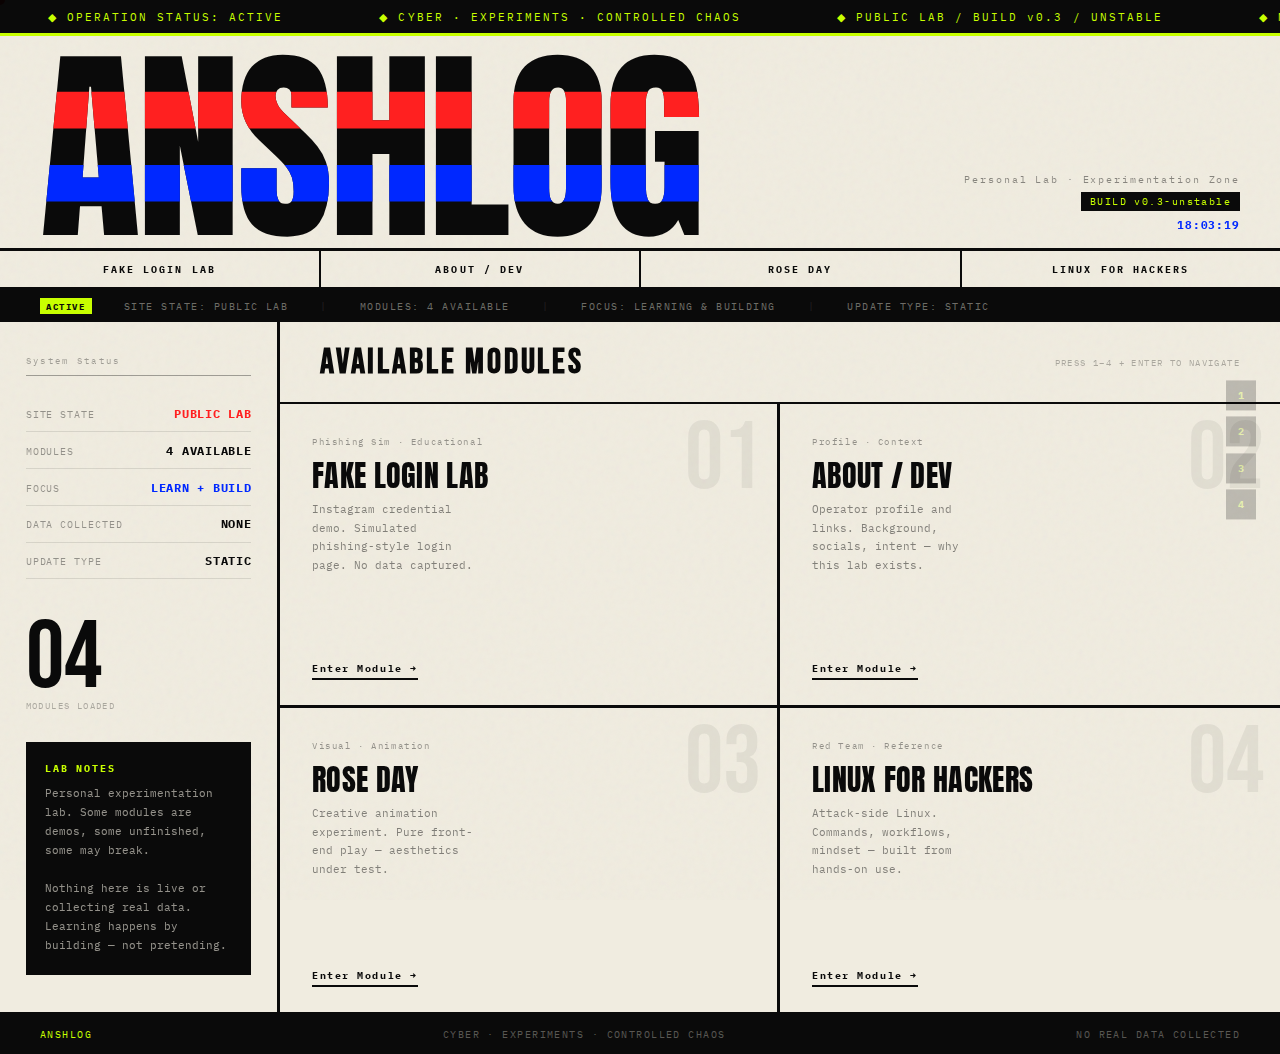
<file: index.html>
<!DOCTYPE html>
<html lang="en">
<head>
<meta charset="UTF-8">
<title>ANSHLOG</title>
<meta name="viewport" content="width=device-width, initial-scale=1.0">
<link href="https://fonts.googleapis.com/css2?family=Anton&family=IBM+Plex+Mono:wght@400;700&family=Bebas+Neue&display=swap" rel="stylesheet">

<style>
:root {
  --ink:   #0a0a0a;
  --paper: #f0ece0;
  --acid:  #c8ff00;
  --red:   #ff2020;
  --blue:  #0028ff;
}

*, *::before, *::after { margin:0; padding:0; box-sizing:border-box; }
html { cursor: crosshair; }

body {
  background: var(--paper);
  color: var(--ink);
  font-family: 'IBM Plex Mono', monospace;
  overflow-x: hidden;
  min-height: 100vh;
}

.cur {
  position: fixed;
  width: 10px; height: 10px;
  background: var(--red);
  border-radius: 50%;
  pointer-events: none;
  z-index: 9999;
  transform: translate(-50%,-50%);
  transition: transform .1s, background .15s;
  mix-blend-mode: multiply;
}

body::before {
  content:"";
  position:fixed; inset:0;
  background-image: url("data:image/svg+xml,%3Csvg viewBox='0 0 200 200' xmlns='http://www.w3.org/2000/svg'%3E%3Cfilter id='n'%3E%3CfeTurbulence type='fractalNoise' baseFrequency='0.75' numOctaves='4' stitchTiles='stitch'/%3E%3C/filter%3E%3Crect width='100%25' height='100%25' filter='url(%23n)' opacity='0.04'/%3E%3C/svg%3E");
  pointer-events:none; z-index:0;
}

/* TICKER */
.ticker-wrap {
  position: relative; z-index:2;
  background: var(--ink);
  color: var(--acid);
  overflow: hidden;
  height: 36px;
  display: flex;
  align-items: center;
  border-bottom: 3px solid var(--acid);
}
.ticker-track {
  display: flex;
  white-space: nowrap;
  animation: tick 22s linear infinite;
}
.ticker-track span {
  font-size: .7rem;
  letter-spacing: .18em;
  padding: 0 3rem;
}
.ticker-track span::before { content: "◆  "; }
@keyframes tick { from{transform:translateX(0)} to{transform:translateX(-50%)} }

/* MASTHEAD */
.masthead {
  position: relative; z-index:2;
  display: grid;
  grid-template-columns: 1fr auto;
  align-items: end;
  padding: 1.2rem 2.5rem .6rem;
  border-bottom: 3px solid var(--ink);
  gap: 1rem;
}

.site-name {
  font-family: 'Anton', sans-serif;
  font-size: clamp(4.5rem, 17vw, 13rem);
  line-height: .88;
  letter-spacing: -.02em;
  color: var(--ink);
  text-transform: uppercase;
  position: relative;
  display: inline-block;
}
.site-name::before,
.site-name::after {
  content: attr(data-text);
  position: absolute; top:0; left:0;
  font-family: inherit; font-size: inherit;
  line-height: inherit; letter-spacing: inherit;
}
.site-name::before {
  color: var(--red);
  animation: glitchA 6s infinite;
  clip-path: polygon(0 20%, 100% 20%, 100% 40%, 0 40%);
}
.site-name::after {
  color: var(--blue);
  animation: glitchB 6s infinite;
  clip-path: polygon(0 60%, 100% 60%, 100% 80%, 0 80%);
}
@keyframes glitchA {
  0%,94%,100%{transform:none;opacity:0}
  95%{transform:translateX(-6px);opacity:.8}
  97%{transform:translateX(4px);opacity:.7}
}
@keyframes glitchB {
  0%,94%,100%{transform:none;opacity:0}
  96%{transform:translateX(8px);opacity:.8}
  98%{transform:translateX(-3px);opacity:.6}
}

.masthead-right {
  display: flex;
  flex-direction: column;
  align-items: flex-end;
  gap: .4rem;
  padding-bottom: .4rem;
}
.tagline { font-size: .65rem; letter-spacing: .18em; opacity: .45; }
.build-pill {
  display: inline-block;
  background: var(--ink);
  color: var(--acid);
  font-size: .6rem;
  letter-spacing: .15em;
  padding: .2rem .55rem;
}
#clock { font-size: .7rem; font-weight: 700; letter-spacing: .08em; color: var(--blue); }

/* NAV */
nav.main-nav {
  position: relative; z-index:2;
  display: flex;
  border-bottom: 3px solid var(--ink);
}
nav.main-nav a {
  flex: 1;
  text-align: center;
  padding: .7rem 1rem;
  font-size: .65rem;
  font-weight: 700;
  letter-spacing: .2em;
  text-transform: uppercase;
  text-decoration: none;
  color: var(--ink);
  border-right: 2px solid var(--ink);
  transition: background .15s;
  position: relative;
  overflow: hidden;
}
nav.main-nav a::after {
  content:"";
  position:absolute; bottom:0; left:0; right:0;
  height:0;
  background: var(--acid);
  transition: height .2s;
  z-index:-1;
}
nav.main-nav a:hover::after { height:100%; }
nav.main-nav a:last-child { border-right:none; }

/* STATUS STRIP */
.status-strip {
  position: relative; z-index:2;
  display: flex;
  align-items: center;
  gap: 2rem;
  padding: .5rem 2.5rem;
  background: var(--ink);
  color: rgba(240,236,224,.45);
  font-size: .62rem;
  letter-spacing: .15em;
  flex-wrap: wrap;
}
.status-strip .pill {
  background: var(--acid);
  color: var(--ink);
  padding: .1rem .4rem;
  font-weight: 700;
  font-size: .58rem;
}
.status-strip .sep { opacity: .25; }

/* BODY GRID */
.body-wrap {
  position: relative; z-index:2;
  display: grid;
  grid-template-columns: 280px 1fr;
  min-height: calc(100vh - 210px);
}

/* LEFT COL */
.left-col {
  border-right: 3px solid var(--ink);
  padding: 2rem 1.6rem;
  display: flex;
  flex-direction: column;
}
.col-label {
  font-size: .58rem;
  letter-spacing: .25em;
  opacity: .35;
  margin-bottom: 1.2rem;
  padding-bottom: .5rem;
  border-bottom: 1px solid var(--ink);
}
.stat-row {
  display: flex;
  justify-content: space-between;
  align-items: baseline;
  padding: .65rem 0;
  border-bottom: 1px solid rgba(0,0,0,.1);
}
.stat-key { font-size: .6rem; letter-spacing: .1em; opacity: .4; }
.stat-val { font-size: .75rem; font-weight: 700; letter-spacing: .06em; }
.stat-val.red { color: var(--red); }
.stat-val.blue { color: var(--blue); }

.big-number {
  font-family: 'Bebas Neue', sans-serif;
  font-size: 6rem;
  line-height: 1;
  color: var(--ink);
  margin-top: 2rem;
}
.big-number sub {
  display: block;
  font-family: 'IBM Plex Mono', monospace;
  font-size: .58rem;
  letter-spacing: .15em;
  opacity: .3;
  margin-top: -.4rem;
}

.note-box {
  margin-top: 2rem;
  background: var(--ink);
  color: var(--paper);
  padding: 1.2rem;
}
.note-box h3 { font-size: .6rem; letter-spacing: .2em; color: var(--acid); margin-bottom: .6rem; }
.note-box p { font-size: .68rem; line-height: 1.75; opacity: .6; }

/* RIGHT COL */
.right-col { display: flex; flex-direction: column; }

.modules-header {
  padding: 1.4rem 2.5rem;
  border-bottom: 2px solid var(--ink);
  display: flex;
  align-items: center;
  justify-content: space-between;
}
.modules-header h2 {
  font-family: 'Bebas Neue', sans-serif;
  font-size: 2.2rem;
  letter-spacing: .08em;
  line-height:1;
}
.modules-header .hint { font-size: .58rem; letter-spacing: .15em; opacity: .3; }

.modules-grid {
  display: grid;
  grid-template-columns: 1fr 1fr;
  grid-template-rows: 1fr 1fr;
  flex: 1;
}

.mod {
  border-right: 3px solid var(--ink);
  border-bottom: 3px solid var(--ink);
  padding: 2rem 2rem 1.6rem;
  display: flex;
  flex-direction: column;
  cursor: pointer;
  position: relative;
  overflow: hidden;
  text-decoration: none;
  color: var(--ink);
}
.mod:nth-child(even) { border-right: none; }
.mod:nth-child(3), .mod:nth-child(4) { border-bottom: none; }

.mod-bg {
  position: absolute; inset:0;
  background: var(--acid);
  transform: translateY(101%);
  transition: transform .32s cubic-bezier(.4,0,.2,1);
  z-index:0;
}
.mod:hover .mod-bg { transform: translateY(0); }
.mod > * { position:relative; z-index:1; }

.mod-ghost-num {
  font-family: 'Bebas Neue', sans-serif;
  font-size: 6rem;
  line-height:1;
  color: rgba(0,0,0,.06);
  position: absolute;
  top: .5rem; right: 1rem;
  z-index:0;
  pointer-events:none;
}

.mod-tag { font-size: .55rem; letter-spacing: .18em; opacity: .4; margin-bottom: .8rem; }
.mod-title {
  font-family: 'Anton', sans-serif;
  font-size: 1.9rem;
  letter-spacing: .01em;
  line-height: 1.05;
  text-transform: uppercase;
  margin-bottom: .5rem;
}
.mod-desc { font-size: .7rem; line-height: 1.65; opacity: .48; margin-bottom: 1.4rem; max-width: 24ch; }

.mod-cta {
  margin-top: auto;
  display: inline-flex;
  align-items: center;
  gap: .5rem;
  font-size: .65rem;
  font-weight: 700;
  letter-spacing: .15em;
  border-bottom: 2px solid var(--ink);
  padding-bottom: .2rem;
  width: fit-content;
  transition: gap .2s;
}
.mod:hover .mod-cta { gap: 1.2rem; }

/* FOOTER */
footer {
  position: relative; z-index:2;
  border-top: 3px solid var(--ink);
  display: flex;
  justify-content: space-between;
  align-items: center;
  padding: .8rem 2.5rem;
  background: var(--ink);
  color: rgba(240,236,224,.35);
  font-size: .6rem;
  letter-spacing: .15em;
}
footer .accent { color: var(--acid); }

/* KBD BADGES */
.kbd-badge {
  position: fixed; top:50%; right:1.5rem;
  transform: translateY(-50%);
  z-index:50;
  display: flex; flex-direction: column; gap:.4rem;
  pointer-events:none;
}
.kbd {
  width:30px; height:30px;
  background: var(--ink); color: var(--acid);
  font-size:.65rem; font-weight:700;
  display:grid; place-items:center;
  opacity:.22; transition: opacity .2s, transform .2s;
}
.kbd.active { opacity:1; transform:scale(1.2); }

@media(max-width:780px){
  .body-wrap { grid-template-columns:1fr; }
  .left-col { border-right:none; border-bottom:3px solid var(--ink); }
  .modules-grid { grid-template-columns:1fr; }
  .mod { border-right:none; }
  .mod:nth-child(even) { border-right:none; }
  .mod:nth-child(3) { border-bottom:3px solid var(--ink); }
  .masthead { grid-template-columns:1fr; }
  .masthead-right { align-items:flex-start; }
  .kbd-badge { display:none; }
  .status-strip { gap:1rem; }
}
</style>
</head>
<body>

<div class="cur" id="cur"></div>

<!-- TICKER -->
<div class="ticker-wrap" aria-hidden="true">
  <div class="ticker-track">
    <span>OPERATION STATUS: ACTIVE</span>
    <span>CYBER · EXPERIMENTS · CONTROLLED CHAOS</span>
    <span>PUBLIC LAB / BUILD v0.3 / UNSTABLE</span>
    <span>NOTHING HERE COLLECTS REAL DATA</span>
    <span>LEARNING HAPPENS BY BUILDING</span>
    <span>OPERATION STATUS: ACTIVE</span>
    <span>CYBER · EXPERIMENTS · CONTROLLED CHAOS</span>
    <span>PUBLIC LAB / BUILD v0.3 / UNSTABLE</span>
    <span>NOTHING HERE COLLECTS REAL DATA</span>
    <span>LEARNING HAPPENS BY BUILDING</span>
  </div>
</div>

<!-- MASTHEAD -->
<div class="masthead">
  <div class="site-name" data-text="ANSHLOG">ANSHLOG</div>
  <div class="masthead-right">
    <div class="tagline">Personal Lab · Experimentation Zone</div>
    <div class="build-pill">BUILD v0.3-unstable</div>
    <div id="clock">--:--:--</div>
  </div>
</div>

<!-- NAV -->
<nav class="main-nav">
  <a href="/login">Fake Login Lab</a>
  <a href="/dev">About / Dev</a>
  <a href="/rose">Rose Day</a>
  <a href="/linux">Linux for Hackers</a>
</nav>

<!-- STATUS STRIP -->
<div class="status-strip">
  <span class="pill">ACTIVE</span>
  <span>SITE STATE: PUBLIC LAB</span>
  <span class="sep">|</span>
  <span>MODULES: 4 AVAILABLE</span>
  <span class="sep">|</span>
  <span>FOCUS: LEARNING &amp; BUILDING</span>
  <span class="sep">|</span>
  <span>UPDATE TYPE: STATIC</span>
</div>

<!-- BODY -->
<div class="body-wrap">

  <div class="left-col">
    <div class="col-label">System Status</div>
    <div class="stat-row">
      <span class="stat-key">SITE STATE</span>
      <span class="stat-val red">PUBLIC LAB</span>
    </div>
    <div class="stat-row">
      <span class="stat-key">MODULES</span>
      <span class="stat-val">4 AVAILABLE</span>
    </div>
    <div class="stat-row">
      <span class="stat-key">FOCUS</span>
      <span class="stat-val blue">LEARN + BUILD</span>
    </div>
    <div class="stat-row">
      <span class="stat-key">DATA COLLECTED</span>
      <span class="stat-val">NONE</span>
    </div>
    <div class="stat-row">
      <span class="stat-key">UPDATE TYPE</span>
      <span class="stat-val">STATIC</span>
    </div>

    <div class="big-number">04<sub>MODULES LOADED</sub></div>

    <div class="note-box">
      <h3>LAB NOTES</h3>
      <p>Personal experimentation lab. Some modules are demos, some unfinished, some may break.<br><br>Nothing here is live or collecting real data. Learning happens by building — not pretending.</p>
    </div>
  </div>

  <div class="right-col">
    <div class="modules-header">
      <h2>Available Modules</h2>
      <div class="hint">PRESS 1–4 + ENTER TO NAVIGATE</div>
    </div>

    <div class="modules-grid">

      <a class="mod" href="/login">
        <div class="mod-bg"></div>
        <div class="mod-ghost-num">01</div>
        <div class="mod-tag">Phishing Sim · Educational</div>
        <div class="mod-title">Fake Login Lab</div>
        <div class="mod-desc">Instagram credential demo. Simulated phishing-style login page. No data captured.</div>
        <div class="mod-cta">Enter Module →</div>
      </a>

      <a class="mod" href="/dev">
        <div class="mod-bg"></div>
        <div class="mod-ghost-num">02</div>
        <div class="mod-tag">Profile · Context</div>
        <div class="mod-title">About / Dev</div>
        <div class="mod-desc">Operator profile and links. Background, socials, intent — why this lab exists.</div>
        <div class="mod-cta">Enter Module →</div>
      </a>

      <a class="mod" href="/rose">
        <div class="mod-bg"></div>
        <div class="mod-ghost-num">03</div>
        <div class="mod-tag">Visual · Animation</div>
        <div class="mod-title">Rose Day</div>
        <div class="mod-desc">Creative animation experiment. Pure front-end play — aesthetics under test.</div>
        <div class="mod-cta">Enter Module →</div>
      </a>

      <a class="mod" href="/linux">
        <div class="mod-bg"></div>
        <div class="mod-ghost-num">04</div>
        <div class="mod-tag">Red Team · Reference</div>
        <div class="mod-title">Linux for Hackers</div>
        <div class="mod-desc">Attack-side Linux. Commands, workflows, mindset — built from hands-on use.</div>
        <div class="mod-cta">Enter Module →</div>
      </a>

    </div>
  </div>
</div>

<!-- FOOTER -->
<footer>
  <span class="accent">ANSHLOG</span>
  <span>CYBER · EXPERIMENTS · CONTROLLED CHAOS</span>
  <span>NO REAL DATA COLLECTED</span>
</footer>

<div class="kbd-badge">
  <div class="kbd" id="k1">1</div>
  <div class="kbd" id="k2">2</div>
  <div class="kbd" id="k3">3</div>
  <div class="kbd" id="k4">4</div>
</div>

<script>
const cur = document.getElementById('cur');
document.addEventListener('mousemove', e => {
  cur.style.left = e.clientX + 'px';
  cur.style.top  = e.clientY + 'px';
});
document.querySelectorAll('a,.mod').forEach(el => {
  el.addEventListener('mouseenter', () => { cur.style.transform='translate(-50%,-50%) scale(2.8)'; cur.style.background='#0028ff'; });
  el.addEventListener('mouseleave', () => { cur.style.transform='translate(-50%,-50%) scale(1)';   cur.style.background='#ff2020'; });
});

const clockEl = document.getElementById('clock');
const tick = () => clockEl.textContent = new Date().toLocaleTimeString('en-GB');
tick(); setInterval(tick, 1000);

const mods = [...document.querySelectorAll('.mod')];
const kbds = [1,2,3,4].map(n => document.getElementById('k'+n));
let focus = -1;

document.addEventListener('keydown', e => {
  const n = parseInt(e.key);
  if (n >= 1 && n <= 4) {
    focus = n - 1;
    kbds.forEach((k,i) => k.classList.toggle('active', i===focus));
    mods.forEach((m,i) => m.style.outline = i===focus ? '3px solid #0028ff' : 'none');
  }
  if (e.key === 'Enter' && focus >= 0) location.href = mods[focus].href;
});
</script>
</body>
</html>
</file>
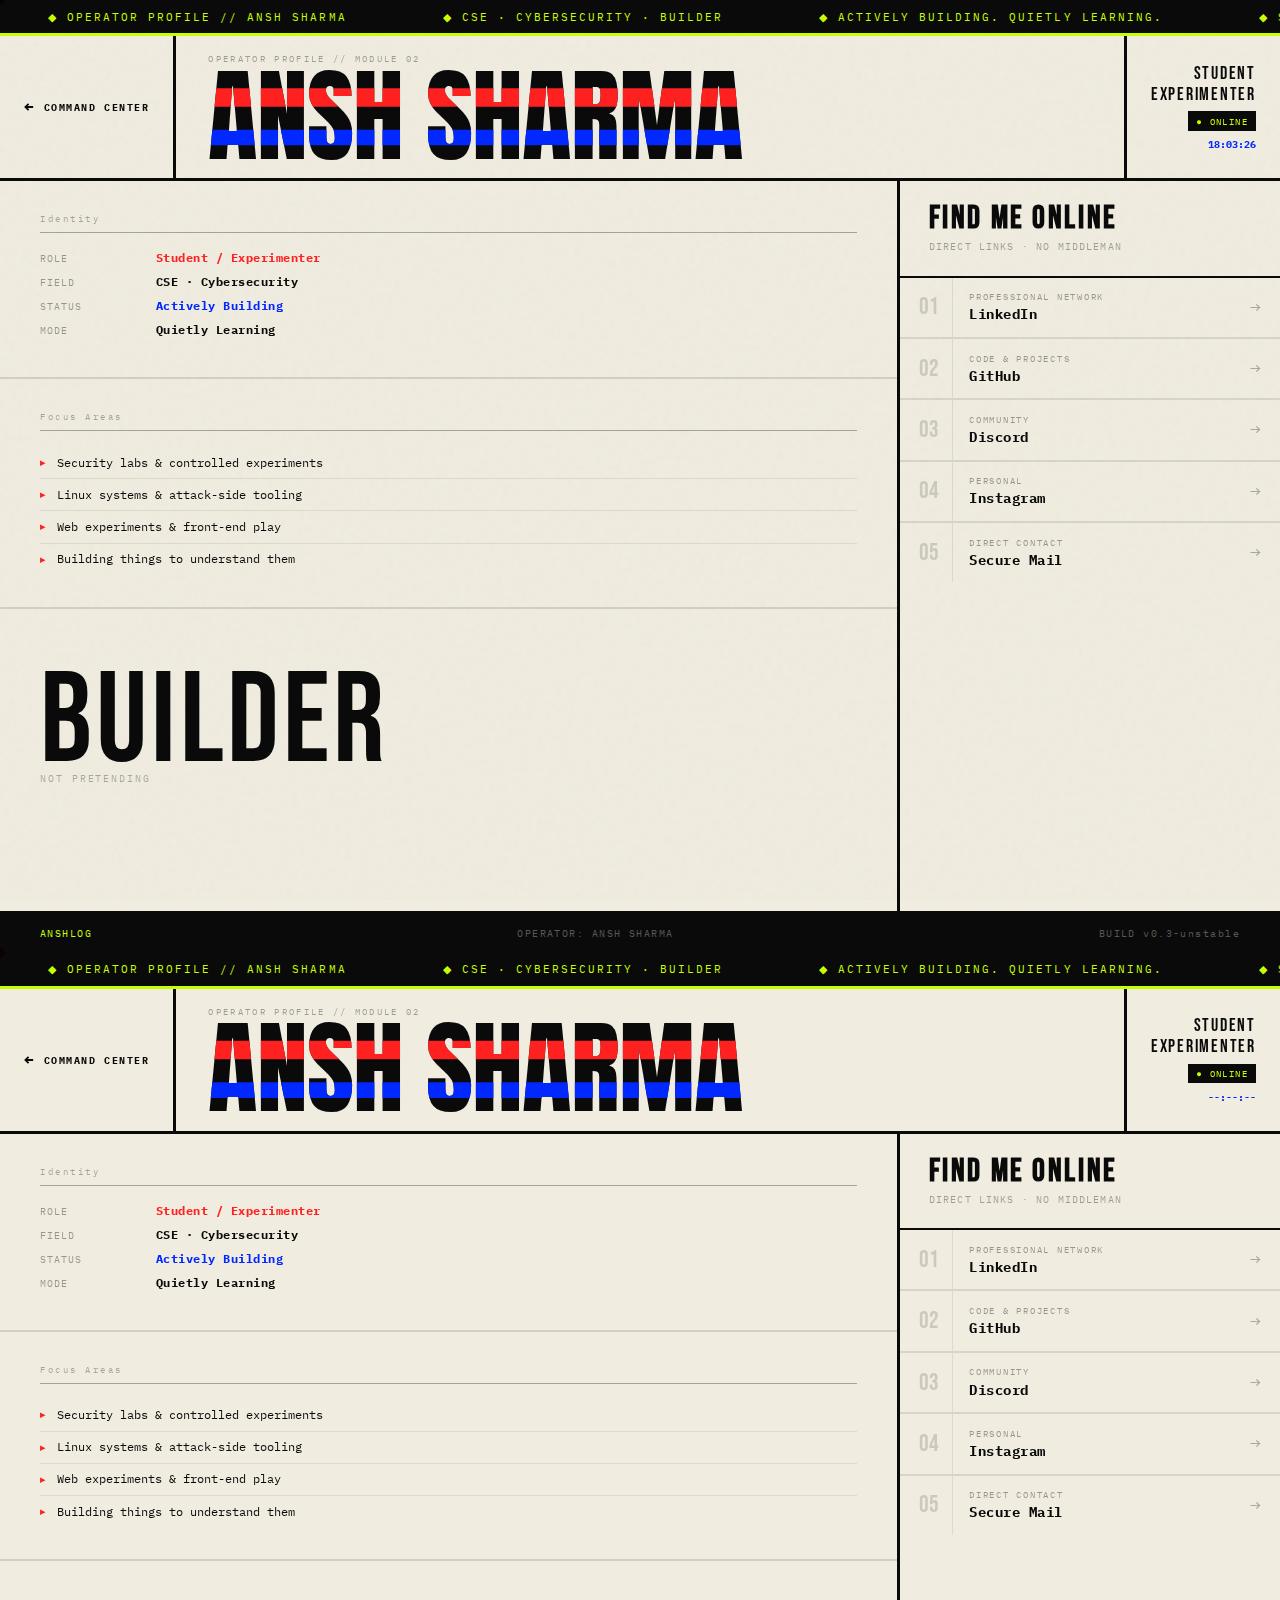
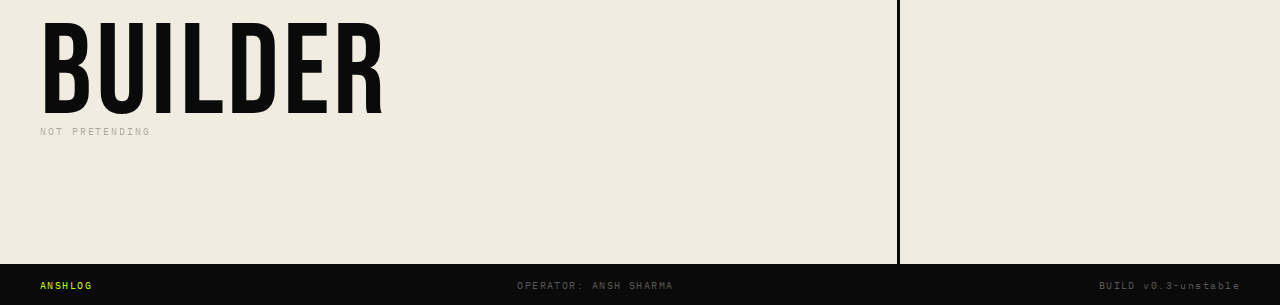
<file: dev/index.html>
<!DOCTYPE html>
<html lang="en">
<head>
<meta charset="UTF-8">
<title>ANSHLOG :: OPERATOR PROFILE</title>
<meta name="viewport" content="width=device-width, initial-scale=1.0">
<link href="https://fonts.googleapis.com/css2?family=Anton&family=IBM+Plex+Mono:wght@400;700&family=Bebas+Neue&display=swap" rel="stylesheet">

<style>
:root {
  --ink:   #0a0a0a;
  --paper: #f0ece0;
  --acid:  #c8ff00;
  --red:   #ff2020;
  --blue:  #0028ff;
}

*, *::before, *::after { margin:0; padding:0; box-sizing:border-box; }
html { cursor: crosshair; min-height:100%; }

body {
  background: var(--paper);
  color: var(--ink);
  font-family: 'IBM Plex Mono', monospace;
  min-height: 100vh;
  overflow-x: hidden;
}

.cur {
  position: fixed;
  width: 10px; height: 10px;
  background: var(--red);
  border-radius: 50%;
  pointer-events: none;
  z-index: 9999;
  transform: translate(-50%,-50%);
  transition: transform .1s, background .15s;
  mix-blend-mode: multiply;
}

body::before {
  content:"";
  position:fixed; inset:0;
  background-image: url("data:image/svg+xml,%3Csvg viewBox='0 0 200 200' xmlns='http://www.w3.org/2000/svg'%3E%3Cfilter id='n'%3E%3CfeTurbulence type='fractalNoise' baseFrequency='0.75' numOctaves='4' stitchTiles='stitch'/%3E%3C/filter%3E%3Crect width='100%25' height='100%25' filter='url(%23n)' opacity='0.04'/%3E%3C/svg%3E");
  pointer-events:none; z-index:0;
}

/* TICKER */
.ticker-wrap {
  position: relative; z-index:2;
  background: var(--ink); color: var(--acid);
  overflow: hidden; height: 36px;
  display: flex; align-items: center;
  border-bottom: 3px solid var(--acid);
}
.ticker-track {
  display: flex; white-space: nowrap;
  animation: tick 20s linear infinite;
}
.ticker-track span { font-size:.7rem; letter-spacing:.18em; padding:0 3rem; }
.ticker-track span::before { content:"◆  "; }
@keyframes tick { from{transform:translateX(0)} to{transform:translateX(-50%)} }

/* MASTHEAD */
.masthead {
  position: relative; z-index:2;
  display: grid;
  grid-template-columns: auto 1fr auto;
  align-items: stretch;
  border-bottom: 3px solid var(--ink);
}
.mast-back {
  display: flex; align-items: center;
  padding: 1rem 1.5rem;
  border-right: 3px solid var(--ink);
  font-size: .65rem; font-weight:700;
  letter-spacing: .15em; text-transform:uppercase;
  text-decoration: none; color: var(--ink);
  white-space: nowrap;
  transition: background .15s;
}
.mast-back:hover { background: var(--acid); }
.mast-back span { margin-right:.5rem; font-size:1rem; }

.mast-title {
  padding: 1rem 2rem;
  display: flex; flex-direction:column; justify-content:center;
}
.mast-eyebrow { font-size:.58rem; letter-spacing:.25em; opacity:.35; margin-bottom:.3rem; }
.mast-name {
  font-family: 'Anton', sans-serif;
  font-size: clamp(2.8rem, 8vw, 7rem);
  line-height:.9; letter-spacing:-.01em;
  text-transform: uppercase;
  position: relative; display:inline-block;
}
.mast-name::before, .mast-name::after {
  content: attr(data-text);
  position:absolute; top:0; left:0;
  font-family:inherit; font-size:inherit;
  line-height:inherit; letter-spacing:inherit;
}
.mast-name::before { color:var(--red); animation:gA 7s infinite; clip-path:polygon(0 20%,100% 20%,100% 40%,0 40%); }
.mast-name::after  { color:var(--blue); animation:gB 7s infinite; clip-path:polygon(0 65%,100% 65%,100% 82%,0 82%); }
@keyframes gA { 0%,93%,100%{transform:none;opacity:0} 94%{transform:translateX(-5px);opacity:.8} 96%{transform:translateX(3px);opacity:.7} }
@keyframes gB { 0%,93%,100%{transform:none;opacity:0} 95%{transform:translateX(7px);opacity:.8} 97%{transform:translateX(-2px);opacity:.6} }

.mast-right {
  border-left: 3px solid var(--ink);
  padding: 1rem 1.5rem;
  display: flex; flex-direction:column; justify-content:center; align-items:flex-end; gap:.4rem;
}
.mast-role {
  font-family: 'Bebas Neue', sans-serif;
  font-size: 1.1rem; letter-spacing:.1em; line-height:1.2; text-align:right;
}
.mast-status {
  display:inline-flex; align-items:center; gap:.4rem;
  background:var(--ink); color:var(--acid);
  font-size:.58rem; letter-spacing:.15em; padding:.2rem .5rem;
}
.blink { animation: blink 1.4s step-end infinite; }
@keyframes blink { 50%{ opacity:0; } }
#clock { font-size:.65rem; color:var(--blue); font-weight:700; }

/* BODY */
.body-wrap {
  position:relative; z-index:2;
  display: grid;
  grid-template-columns: 1fr 380px;
  min-height: calc(100vh - 170px);
}

/* LEFT */
.left {
  border-right: 3px solid var(--ink);
  display: flex; flex-direction:column;
}

.section {
  border-bottom: 2px solid rgba(0,0,0,.12);
  padding: 2rem 2.5rem;
}
.section:last-child { border-bottom:none; flex:1; }

.sec-label {
  font-size:.56rem; letter-spacing:.28em;
  opacity:.32; margin-bottom:1rem;
  padding-bottom:.5rem;
  border-bottom:1px solid var(--ink);
}

.bio-line {
  display:grid; grid-template-columns: 100px 1fr;
  gap:.5rem 1rem; align-items:baseline;
  margin-bottom:.5rem;
}
.bio-key { font-size:.62rem; opacity:.38; letter-spacing:.1em; }
.bio-val { font-size:.78rem; font-weight:700; letter-spacing:.04em; }
.bio-val.red { color:var(--red); }
.bio-val.blue { color:var(--blue); }

.big-word {
  font-family:'Bebas Neue',sans-serif;
  font-size: clamp(4rem, 10vw, 8rem);
  line-height:.9;
  color:var(--ink);
  margin-top:1.5rem;
  letter-spacing:.03em;
}
.big-word sub {
  display:block; font-family:'IBM Plex Mono',monospace;
  font-size:.6rem; letter-spacing:.2em; opacity:.3; margin-top:-.3rem;
}

.focus-list { list-style:none; margin-top:.5rem; }
.focus-list li {
  font-size:.75rem; line-height:1;
  padding:.6rem 0;
  border-bottom:1px solid rgba(0,0,0,.08);
  display:flex; align-items:center; gap:.7rem;
}
.focus-list li::before {
  content:"▸"; color:var(--red); font-size:.7rem; flex-shrink:0;
}
.focus-list li:last-child { border-bottom:none; }

/* RIGHT: LINKS */
.right {
  display:flex; flex-direction:column;
}

.links-header {
  padding:1.4rem 1.8rem;
  border-bottom:2px solid var(--ink);
}
.links-header h2 {
  font-family:'Bebas Neue',sans-serif;
  font-size:2rem; letter-spacing:.08em; line-height:1;
}
.links-header p { font-size:.6rem; opacity:.35; letter-spacing:.12em; margin-top:.3rem; }

.link-item {
  display:flex; align-items:stretch;
  border-bottom:2px solid rgba(0,0,0,.1);
  text-decoration:none; color:var(--ink);
  position:relative; overflow:hidden;
  transition:border-color .2s;
}
.link-item:last-child { border-bottom:none; }

.link-bg {
  position:absolute; inset:0;
  background:var(--acid);
  transform:translateX(-101%);
  transition:transform .28s cubic-bezier(.4,0,.2,1);
  z-index:0;
}
.link-item:hover .link-bg { transform:translateX(0); }
.link-item > * { position:relative; z-index:1; }

.link-num {
  font-family:'Bebas Neue',sans-serif;
  font-size:1.5rem; line-height:1;
  padding:.9rem .8rem .9rem 1.2rem;
  color:rgba(0,0,0,.15);
  min-width:48px; text-align:center;
  border-right:1px solid rgba(0,0,0,.08);
  display:flex; align-items:center; justify-content:center;
  transition:color .2s;
}
.link-item:hover .link-num { color:rgba(0,0,0,.35); }

.link-body {
  padding:.85rem 1rem; flex:1;
  display:flex; flex-direction:column; justify-content:center; gap:.2rem;
}
.link-platform { font-size:.55rem; letter-spacing:.2em; opacity:.38; }
.link-name { font-size:.85rem; font-weight:700; letter-spacing:.04em; }

.link-arr {
  display:flex; align-items:center;
  padding:0 1.2rem;
  font-size:1.1rem;
  opacity:.3;
  transition:opacity .2s, transform .2s;
}
.link-item:hover .link-arr { opacity:1; transform:translateX(4px); }

/* FOOTER */
footer {
  position:relative; z-index:2;
  border-top:3px solid var(--ink);
  display:flex; justify-content:space-between; align-items:center;
  padding:.8rem 2.5rem;
  background:var(--ink);
  color:rgba(240,236,224,.35);
  font-size:.6rem; letter-spacing:.15em;
  flex-wrap:wrap; gap:.5rem;
}
footer .accent { color:var(--acid); }

@media(max-width:780px){
  .body-wrap { grid-template-columns:1fr; }
  .left { border-right:none; border-bottom:3px solid var(--ink); }
  .masthead { grid-template-columns:auto 1fr; }
  .mast-right { display:none; }
  .section { padding:1.5rem; }
}
</style>
</head>
<body>

<div class="cur" id="cur"></div>

<!-- TICKER -->
<div class="ticker-wrap" aria-hidden="true">
  <div class="ticker-track">
    <span>OPERATOR PROFILE // ANSH SHARMA</span>
    <span>CSE · CYBERSECURITY · BUILDER</span>
    <span>ACTIVELY BUILDING. QUIETLY LEARNING.</span>
    <span>STATUS: ONLINE</span>
    <span>OPERATOR PROFILE // ANSH SHARMA</span>
    <span>CSE · CYBERSECURITY · BUILDER</span>
    <span>ACTIVELY BUILDING. QUIETLY LEARNING.</span>
    <span>STATUS: ONLINE</span>
  </div>
</div>

<!-- MASTHEAD -->
<div class="masthead">
  <a class="mast-back" href="/">
    <span>←</span> Command Center
  </a>
  <div class="mast-title">
    <div class="mast-eyebrow">OPERATOR PROFILE // MODULE 02</div>
    <div class="mast-name" data-text="ANSH SHARMA">ANSH SHARMA</div>
  </div>
  <div class="mast-right">
    <div class="mast-role">Student<br>Experimenter</div>
    <div class="mast-status"><span class="blink">●</span> ONLINE</div>
    <div id="clock">--:--:--</div>
  </div>
</div>

<!-- BODY -->
<div class="body-wrap">

  <!-- LEFT: INFO -->
  <div class="left">

    <div class="section">
      <div class="sec-label">Identity</div>
      <div class="bio-line">
        <span class="bio-key">ROLE</span>
        <span class="bio-val red">Student / Experimenter</span>
      </div>
      <div class="bio-line">
        <span class="bio-key">FIELD</span>
        <span class="bio-val">CSE · Cybersecurity</span>
      </div>
      <div class="bio-line">
        <span class="bio-key">STATUS</span>
        <span class="bio-val blue">Actively Building</span>
      </div>
      <div class="bio-line">
        <span class="bio-key">MODE</span>
        <span class="bio-val">Quietly Learning</span>
      </div>
    </div>

    <div class="section">
      <div class="sec-label">Focus Areas</div>
      <ul class="focus-list">
        <li>Security labs &amp; controlled experiments</li>
        <li>Linux systems &amp; attack-side tooling</li>
        <li>Web experiments &amp; front-end play</li>
        <li>Building things to understand them</li>
      </ul>
    </div>

    <div class="section">
      <div class="big-word">
        BUILDER
        <sub>NOT PRETENDING</sub>
      </div>
    </div>

  </div>

  <!-- RIGHT: LINKS -->
  <div class="right">

    <div class="links-header">
      <h2>Find Me Online</h2>
      <p>DIRECT LINKS · NO MIDDLEMAN</p>
    </div>

    <a class="link-item" href="https://www.linkedin.com/in/anshsharma-sec" target="_blank">
      <div class="link-bg"></div>
      <div class="link-num">01</div>
      <div class="link-body">
        <div class="link-platform">PROFESSIONAL NETWORK</div>
        <div class="link-name">LinkedIn</div>
      </div>
      <div class="link-arr">→</div>
    </a>

    <a class="link-item" href="https://github.com/ansh-sec" target="_blank">
      <div class="link-bg"></div>
      <div class="link-num">02</div>
      <div class="link-body">
        <div class="link-platform">CODE & PROJECTS</div>
        <div class="link-name">GitHub</div>
      </div>
      <div class="link-arr">→</div>
    </a>

    <a class="link-item" href="https://discordapp.com/users/rootshade_" target="_blank">
      <div class="link-bg"></div>
      <div class="link-num">03</div>
      <div class="link-body">
        <div class="link-platform">COMMUNITY</div>
        <div class="link-name">Discord</div>
      </div>
      <div class="link-arr">→</div>
    </a>

    <a class="link-item" href="https://www.instagram.com/ansh.sh__/" target="_blank">
      <div class="link-bg"></div>
      <div class="link-num">04</div>
      <div class="link-body">
        <div class="link-platform">PERSONAL</div>
        <div class="link-name">Instagram</div>
      </div>
      <div class="link-arr">→</div>
    </a>

    <a class="link-item" href="mailto:ansh.csec@gmail.com">
      <div class="link-bg"></div>
      <div class="link-num">05</div>
      <div class="link-body">
        <div class="link-platform">DIRECT CONTACT</div>
        <div class="link-name">Secure Mail</div>
      </div>
      <div class="link-arr">→</div>
    </a>

  </div>
</div>

<!-- FOOTER -->
<footer>
  <span class="accent">ANSHLOG</span>
  <span>OPERATOR: ANSH SHARMA</span>
  <span>BUILD v0.3-unstable</span>
</footer>

<script>
const cur = document.getElementById('cur');
document.addEventListener('mousemove', e => {
  cur.style.left = e.clientX + 'px';
  cur.style.top  = e.clientY + 'px';
});
document.querySelectorAll('a').forEach(el => {
  el.addEventListener('mouseenter', () => { cur.style.transform='translate(-50%,-50%) scale(2.8)'; cur.style.background='#0028ff'; });
  el.addEventListener('mouseleave', () => { cur.style.transform='translate(-50%,-50%) scale(1)';   cur.style.background='#ff2020'; });
});

const clockEl = document.getElementById('clock');
const tick = () => clockEl.textContent = new Date().toLocaleTimeString('en-GB');
tick(); setInterval(tick, 1000);
</script>
</body>
</html>
<!DOCTYPE html>
<html lang="en">
<head>
<meta charset="UTF-8">
<title>ANSHLOG :: OPERATOR PROFILE</title>
<meta name="viewport" content="width=device-width, initial-scale=1.0">
<link href="https://fonts.googleapis.com/css2?family=Anton&family=IBM+Plex+Mono:wght@400;700&family=Bebas+Neue&display=swap" rel="stylesheet">

<style>
:root {
  --ink:   #0a0a0a;
  --paper: #f0ece0;
  --acid:  #c8ff00;
  --red:   #ff2020;
  --blue:  #0028ff;
}

*, *::before, *::after { margin:0; padding:0; box-sizing:border-box; }
html { cursor: crosshair; min-height:100%; }

body {
  background: var(--paper);
  color: var(--ink);
  font-family: 'IBM Plex Mono', monospace;
  min-height: 100vh;
  overflow-x: hidden;
}

.cur {
  position: fixed;
  width: 10px; height: 10px;
  background: var(--red);
  border-radius: 50%;
  pointer-events: none;
  z-index: 9999;
  transform: translate(-50%,-50%);
  transition: transform .1s, background .15s;
  mix-blend-mode: multiply;
}

body::before {
  content:"";
  position:fixed; inset:0;
  background-image: url("data:image/svg+xml,%3Csvg viewBox='0 0 200 200' xmlns='http://www.w3.org/2000/svg'%3E%3Cfilter id='n'%3E%3CfeTurbulence type='fractalNoise' baseFrequency='0.75' numOctaves='4' stitchTiles='stitch'/%3E%3C/filter%3E%3Crect width='100%25' height='100%25' filter='url(%23n)' opacity='0.04'/%3E%3C/svg%3E");
  pointer-events:none; z-index:0;
}

/* TICKER */
.ticker-wrap {
  position: relative; z-index:2;
  background: var(--ink); color: var(--acid);
  overflow: hidden; height: 36px;
  display: flex; align-items: center;
  border-bottom: 3px solid var(--acid);
}
.ticker-track {
  display: flex; white-space: nowrap;
  animation: tick 20s linear infinite;
}
.ticker-track span { font-size:.7rem; letter-spacing:.18em; padding:0 3rem; }
.ticker-track span::before { content:"◆  "; }
@keyframes tick { from{transform:translateX(0)} to{transform:translateX(-50%)} }

/* MASTHEAD */
.masthead {
  position: relative; z-index:2;
  display: grid;
  grid-template-columns: auto 1fr auto;
  align-items: stretch;
  border-bottom: 3px solid var(--ink);
}
.mast-back {
  display: flex; align-items: center;
  padding: 1rem 1.5rem;
  border-right: 3px solid var(--ink);
  font-size: .65rem; font-weight:700;
  letter-spacing: .15em; text-transform:uppercase;
  text-decoration: none; color: var(--ink);
  white-space: nowrap;
  transition: background .15s;
}
.mast-back:hover { background: var(--acid); }
.mast-back span { margin-right:.5rem; font-size:1rem; }

.mast-title {
  padding: 1rem 2rem;
  display: flex; flex-direction:column; justify-content:center;
}
.mast-eyebrow { font-size:.58rem; letter-spacing:.25em; opacity:.35; margin-bottom:.3rem; }
.mast-name {
  font-family: 'Anton', sans-serif;
  font-size: clamp(2.8rem, 8vw, 7rem);
  line-height:.9; letter-spacing:-.01em;
  text-transform: uppercase;
  position: relative; display:inline-block;
}
.mast-name::before, .mast-name::after {
  content: attr(data-text);
  position:absolute; top:0; left:0;
  font-family:inherit; font-size:inherit;
  line-height:inherit; letter-spacing:inherit;
}
.mast-name::before { color:var(--red); animation:gA 7s infinite; clip-path:polygon(0 20%,100% 20%,100% 40%,0 40%); }
.mast-name::after  { color:var(--blue); animation:gB 7s infinite; clip-path:polygon(0 65%,100% 65%,100% 82%,0 82%); }
@keyframes gA { 0%,93%,100%{transform:none;opacity:0} 94%{transform:translateX(-5px);opacity:.8} 96%{transform:translateX(3px);opacity:.7} }
@keyframes gB { 0%,93%,100%{transform:none;opacity:0} 95%{transform:translateX(7px);opacity:.8} 97%{transform:translateX(-2px);opacity:.6} }

.mast-right {
  border-left: 3px solid var(--ink);
  padding: 1rem 1.5rem;
  display: flex; flex-direction:column; justify-content:center; align-items:flex-end; gap:.4rem;
}
.mast-role {
  font-family: 'Bebas Neue', sans-serif;
  font-size: 1.1rem; letter-spacing:.1em; line-height:1.2; text-align:right;
}
.mast-status {
  display:inline-flex; align-items:center; gap:.4rem;
  background:var(--ink); color:var(--acid);
  font-size:.58rem; letter-spacing:.15em; padding:.2rem .5rem;
}
.blink { animation: blink 1.4s step-end infinite; }
@keyframes blink { 50%{ opacity:0; } }
#clock { font-size:.65rem; color:var(--blue); font-weight:700; }

/* BODY */
.body-wrap {
  position:relative; z-index:2;
  display: grid;
  grid-template-columns: 1fr 380px;
  min-height: calc(100vh - 170px);
}

/* LEFT */
.left {
  border-right: 3px solid var(--ink);
  display: flex; flex-direction:column;
}

.section {
  border-bottom: 2px solid rgba(0,0,0,.12);
  padding: 2rem 2.5rem;
}
.section:last-child { border-bottom:none; flex:1; }

.sec-label {
  font-size:.56rem; letter-spacing:.28em;
  opacity:.32; margin-bottom:1rem;
  padding-bottom:.5rem;
  border-bottom:1px solid var(--ink);
}

.bio-line {
  display:grid; grid-template-columns: 100px 1fr;
  gap:.5rem 1rem; align-items:baseline;
  margin-bottom:.5rem;
}
.bio-key { font-size:.62rem; opacity:.38; letter-spacing:.1em; }
.bio-val { font-size:.78rem; font-weight:700; letter-spacing:.04em; }
.bio-val.red { color:var(--red); }
.bio-val.blue { color:var(--blue); }

.big-word {
  font-family:'Bebas Neue',sans-serif;
  font-size: clamp(4rem, 10vw, 8rem);
  line-height:.9;
  color:var(--ink);
  margin-top:1.5rem;
  letter-spacing:.03em;
}
.big-word sub {
  display:block; font-family:'IBM Plex Mono',monospace;
  font-size:.6rem; letter-spacing:.2em; opacity:.3; margin-top:-.3rem;
}

.focus-list { list-style:none; margin-top:.5rem; }
.focus-list li {
  font-size:.75rem; line-height:1;
  padding:.6rem 0;
  border-bottom:1px solid rgba(0,0,0,.08);
  display:flex; align-items:center; gap:.7rem;
}
.focus-list li::before {
  content:"▸"; color:var(--red); font-size:.7rem; flex-shrink:0;
}
.focus-list li:last-child { border-bottom:none; }

/* RIGHT: LINKS */
.right {
  display:flex; flex-direction:column;
}

.links-header {
  padding:1.4rem 1.8rem;
  border-bottom:2px solid var(--ink);
}
.links-header h2 {
  font-family:'Bebas Neue',sans-serif;
  font-size:2rem; letter-spacing:.08em; line-height:1;
}
.links-header p { font-size:.6rem; opacity:.35; letter-spacing:.12em; margin-top:.3rem; }

.link-item {
  display:flex; align-items:stretch;
  border-bottom:2px solid rgba(0,0,0,.1);
  text-decoration:none; color:var(--ink);
  position:relative; overflow:hidden;
  transition:border-color .2s;
}
.link-item:last-child { border-bottom:none; }

.link-bg {
  position:absolute; inset:0;
  background:var(--acid);
  transform:translateX(-101%);
  transition:transform .28s cubic-bezier(.4,0,.2,1);
  z-index:0;
}
.link-item:hover .link-bg { transform:translateX(0); }
.link-item > * { position:relative; z-index:1; }

.link-num {
  font-family:'Bebas Neue',sans-serif;
  font-size:1.5rem; line-height:1;
  padding:.9rem .8rem .9rem 1.2rem;
  color:rgba(0,0,0,.15);
  min-width:48px; text-align:center;
  border-right:1px solid rgba(0,0,0,.08);
  display:flex; align-items:center; justify-content:center;
  transition:color .2s;
}
.link-item:hover .link-num { color:rgba(0,0,0,.35); }

.link-body {
  padding:.85rem 1rem; flex:1;
  display:flex; flex-direction:column; justify-content:center; gap:.2rem;
}
.link-platform { font-size:.55rem; letter-spacing:.2em; opacity:.38; }
.link-name { font-size:.85rem; font-weight:700; letter-spacing:.04em; }

.link-arr {
  display:flex; align-items:center;
  padding:0 1.2rem;
  font-size:1.1rem;
  opacity:.3;
  transition:opacity .2s, transform .2s;
}
.link-item:hover .link-arr { opacity:1; transform:translateX(4px); }

/* FOOTER */
footer {
  position:relative; z-index:2;
  border-top:3px solid var(--ink);
  display:flex; justify-content:space-between; align-items:center;
  padding:.8rem 2.5rem;
  background:var(--ink);
  color:rgba(240,236,224,.35);
  font-size:.6rem; letter-spacing:.15em;
  flex-wrap:wrap; gap:.5rem;
}
footer .accent { color:var(--acid); }

@media(max-width:780px){
  .body-wrap { grid-template-columns:1fr; }
  .left { border-right:none; border-bottom:3px solid var(--ink); }
  .masthead { grid-template-columns:auto 1fr; }
  .mast-right { display:none; }
  .section { padding:1.5rem; }
}
</style>
</head>
<body>

<div class="cur" id="cur"></div>

<!-- TICKER -->
<div class="ticker-wrap" aria-hidden="true">
  <div class="ticker-track">
    <span>OPERATOR PROFILE // ANSH SHARMA</span>
    <span>CSE · CYBERSECURITY · BUILDER</span>
    <span>ACTIVELY BUILDING. QUIETLY LEARNING.</span>
    <span>STATUS: ONLINE</span>
    <span>OPERATOR PROFILE // ANSH SHARMA</span>
    <span>CSE · CYBERSECURITY · BUILDER</span>
    <span>ACTIVELY BUILDING. QUIETLY LEARNING.</span>
    <span>STATUS: ONLINE</span>
  </div>
</div>

<!-- MASTHEAD -->
<div class="masthead">
  <a class="mast-back" href="/">
    <span>←</span> Command Center
  </a>
  <div class="mast-title">
    <div class="mast-eyebrow">OPERATOR PROFILE // MODULE 02</div>
    <div class="mast-name" data-text="ANSH SHARMA">ANSH SHARMA</div>
  </div>
  <div class="mast-right">
    <div class="mast-role">Student<br>Experimenter</div>
    <div class="mast-status"><span class="blink">●</span> ONLINE</div>
    <div id="clock">--:--:--</div>
  </div>
</div>

<!-- BODY -->
<div class="body-wrap">

  <!-- LEFT: INFO -->
  <div class="left">

    <div class="section">
      <div class="sec-label">Identity</div>
      <div class="bio-line">
        <span class="bio-key">ROLE</span>
        <span class="bio-val red">Student / Experimenter</span>
      </div>
      <div class="bio-line">
        <span class="bio-key">FIELD</span>
        <span class="bio-val">CSE · Cybersecurity</span>
      </div>
      <div class="bio-line">
        <span class="bio-key">STATUS</span>
        <span class="bio-val blue">Actively Building</span>
      </div>
      <div class="bio-line">
        <span class="bio-key">MODE</span>
        <span class="bio-val">Quietly Learning</span>
      </div>
    </div>

    <div class="section">
      <div class="sec-label">Focus Areas</div>
      <ul class="focus-list">
        <li>Security labs &amp; controlled experiments</li>
        <li>Linux systems &amp; attack-side tooling</li>
        <li>Web experiments &amp; front-end play</li>
        <li>Building things to understand them</li>
      </ul>
    </div>

    <div class="section">
      <div class="big-word">
        BUILDER
        <sub>NOT PRETENDING</sub>
      </div>
    </div>

  </div>

  <!-- RIGHT: LINKS -->
  <div class="right">

    <div class="links-header">
      <h2>Find Me Online</h2>
      <p>DIRECT LINKS · NO MIDDLEMAN</p>
    </div>

    <a class="link-item" href="https://www.linkedin.com/in/anshsharma-sec" target="_blank">
      <div class="link-bg"></div>
      <div class="link-num">01</div>
      <div class="link-body">
        <div class="link-platform">PROFESSIONAL NETWORK</div>
        <div class="link-name">LinkedIn</div>
      </div>
      <div class="link-arr">→</div>
    </a>

    <a class="link-item" href="https://github.com/ansh-sec" target="_blank">
      <div class="link-bg"></div>
      <div class="link-num">02</div>
      <div class="link-body">
        <div class="link-platform">CODE & PROJECTS</div>
        <div class="link-name">GitHub</div>
      </div>
      <div class="link-arr">→</div>
    </a>

    <a class="link-item" href="https://discordapp.com/users/rootshade_" target="_blank">
      <div class="link-bg"></div>
      <div class="link-num">03</div>
      <div class="link-body">
        <div class="link-platform">COMMUNITY</div>
        <div class="link-name">Discord</div>
      </div>
      <div class="link-arr">→</div>
    </a>

    <a class="link-item" href="https://www.instagram.com/ansh.sh__/" target="_blank">
      <div class="link-bg"></div>
      <div class="link-num">04</div>
      <div class="link-body">
        <div class="link-platform">PERSONAL</div>
        <div class="link-name">Instagram</div>
      </div>
      <div class="link-arr">→</div>
    </a>

    <a class="link-item" href="mailto:ansh.csec@gmail.com">
      <div class="link-bg"></div>
      <div class="link-num">05</div>
      <div class="link-body">
        <div class="link-platform">DIRECT CONTACT</div>
        <div class="link-name">Secure Mail</div>
      </div>
      <div class="link-arr">→</div>
    </a>

  </div>
</div>

<!-- FOOTER -->
<footer>
  <span class="accent">ANSHLOG</span>
  <span>OPERATOR: ANSH SHARMA</span>
  <span>BUILD v0.3-unstable</span>
</footer>

<script>
const cur = document.getElementById('cur');
document.addEventListener('mousemove', e => {
  cur.style.left = e.clientX + 'px';
  cur.style.top  = e.clientY + 'px';
});
document.querySelectorAll('a').forEach(el => {
  el.addEventListener('mouseenter', () => { cur.style.transform='translate(-50%,-50%) scale(2.8)'; cur.style.background='#0028ff'; });
  el.addEventListener('mouseleave', () => { cur.style.transform='translate(-50%,-50%) scale(1)';   cur.style.background='#ff2020'; });
});

const clockEl = document.getElementById('clock');
const tick = () => clockEl.textContent = new Date().toLocaleTimeString('en-GB');
tick(); setInterval(tick, 1000);
</script>
</body>
</html>
</file>
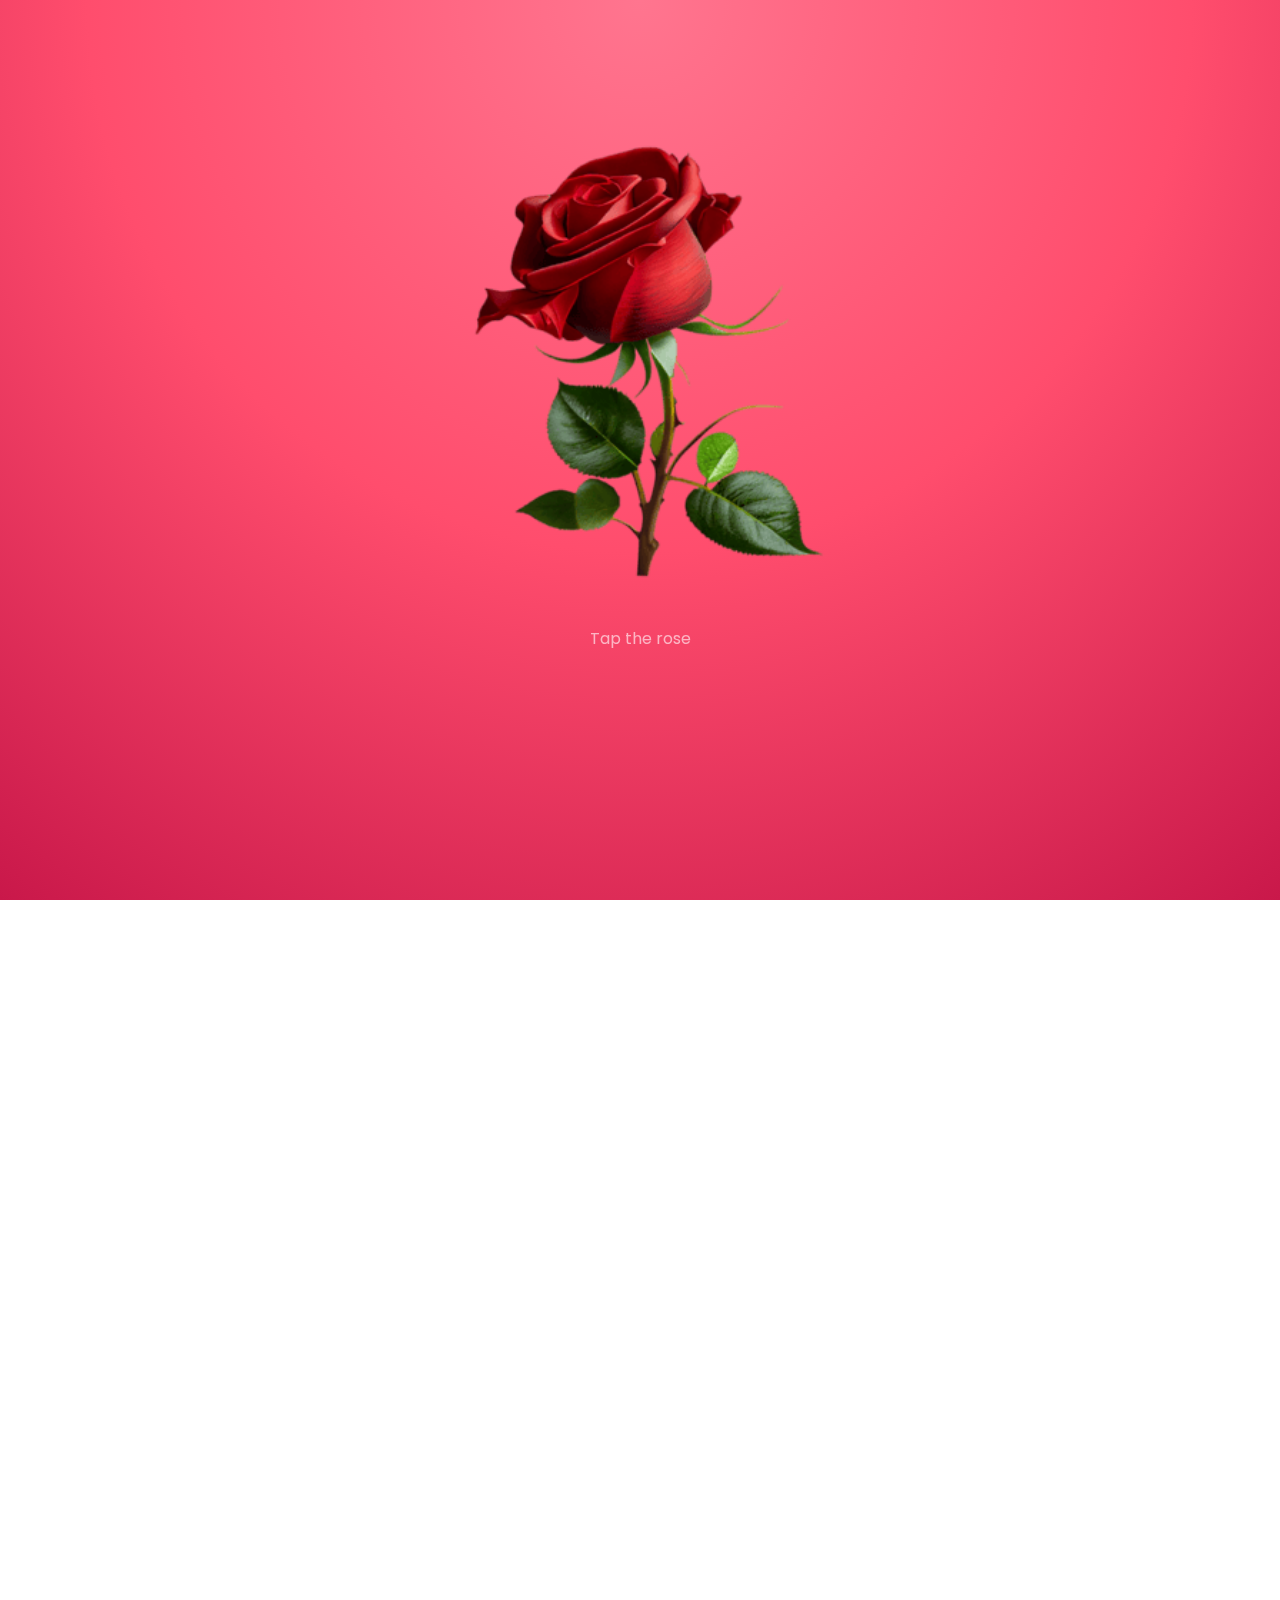
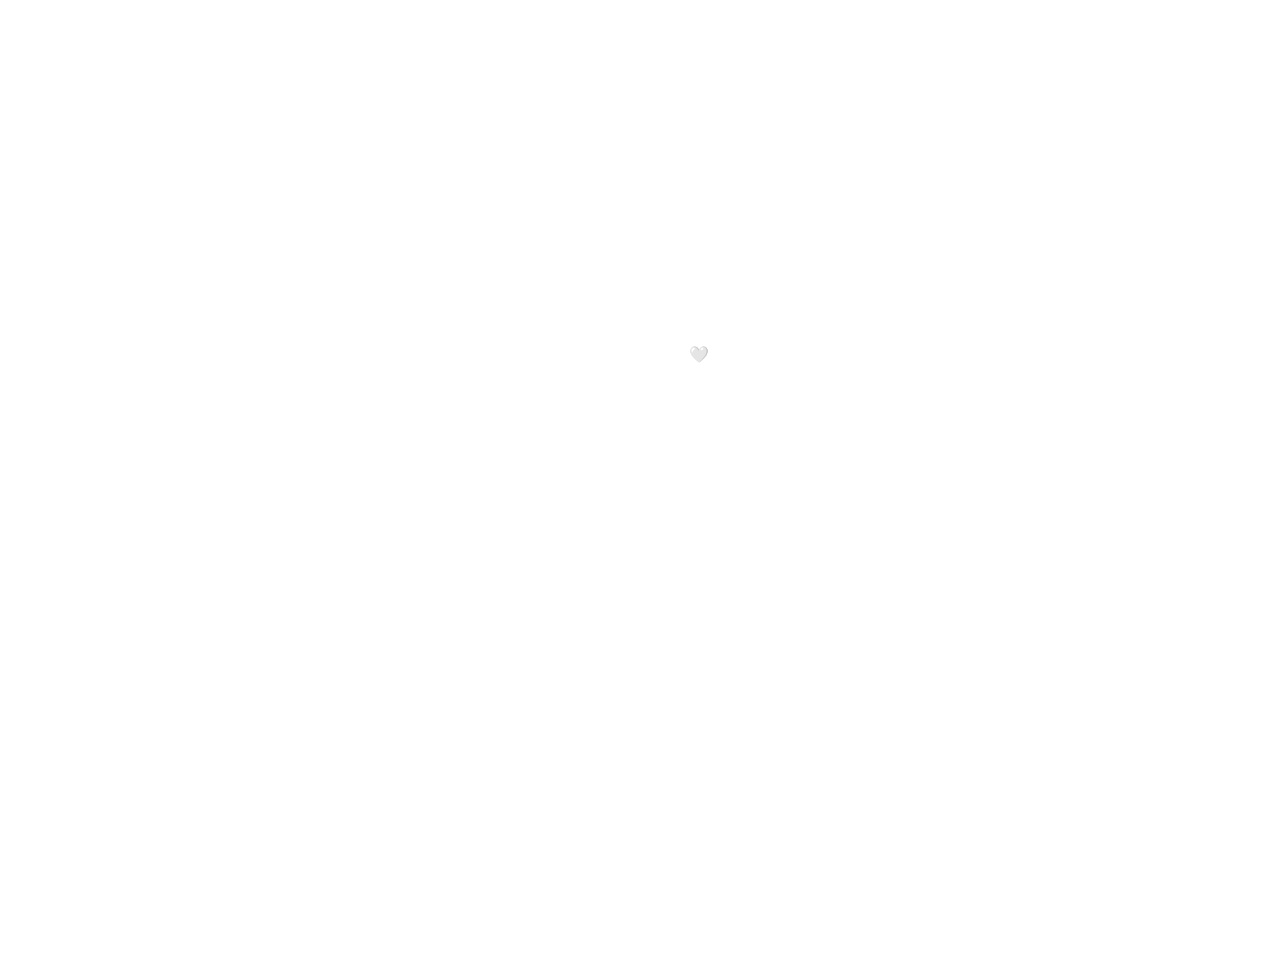
<file: rose/index.html>
<!DOCTYPE html>
<html lang="en">
<head>
<meta charset="UTF-8">
<meta name="viewport" content="width=device-width, initial-scale=1.0">
<title>Happy Rose Day</title>

<link href="https://fonts.googleapis.com/css2?family=Dancing+Script:wght@600&family=Poppins:wght@300&display=swap" rel="stylesheet">

<style>
/* ================= BASE ================= */
body{
    margin:0;
    font-family:'Poppins',sans-serif;
    color:white;
    overflow-x:hidden;
}

/* BACKGROUND */
.bg{
    position:fixed;
    inset:0;
    background: radial-gradient(circle at top, #ff758f, #ff4d6d, #c9184a);
    z-index:-2;
    transform:scale(1);
}

/* ================= TOP ================= */
.container{
    min-height:100vh;
    display:flex;
    flex-direction:column;
    justify-content:center;
    align-items:center;
    text-align:center;
}

/* ROSE — BIG AS HELL */
.rose-container{
    cursor:pointer;
}

.rose-img{
    width:500px;                 /* 🔥🔥 EVEN BIGGER */
    animation:glow 2s infinite alternate;
    transition:transform .6s ease;
}

.rose-container:hover .rose-img{
    transform:scale(1.08);
}

@keyframes glow{
    from{filter:drop-shadow(0 0 20px #fff);}
    to{filter:drop-shadow(0 0 55px #fff);}
}

/* MESSAGE */
.message{
    opacity:0;
    transform:translateY(30px);
    transition:1.5s;
    max-width:360px;
}

.message.show{
    opacity:1;
    transform:translateY(0);
}

h1{
    font-family:'Dancing Script',cursive;
    font-size:3.2rem;
}
p{color:#ffe5ec;}

/* ================= PETALS ================= */
.petal{
    position:fixed;
    top:-30px;
    pointer-events:none;
    animation:fall linear forwards;
}

@keyframes fall{
    to{
        transform:translateY(110vh) rotate(360deg);
        opacity:0;
    }
}

/* ================= SPACER ================= */
.spacer{height:80vh;}

/* ================= GALLERY ================= */
.gallery{
    background:rgba(255,255,255,.15);
    backdrop-filter:blur(12px);
    border-radius:25px;
    padding:40px 30px;
    max-width:1000px;
    margin:0 auto 140px;
}

/* PHOTO-1 ROW */
.photo1-row{
    display:grid;
    grid-template-columns:1fr auto 1fr;
    align-items:center;
    gap:30px;
}

/* SIDE TEXT */
.side-text{
    opacity:0;
    filter:blur(10px);
    transform:translateX(40px);
    transition:1.4s ease;
    font-size:1rem;
    line-height:1.7;
}
.side-text.left{
    text-align:right;
    transform:translateX(-40px);
}
.side-text.show{
    opacity:1;
    filter:blur(0);
    transform:translateX(0);
}

/* PHOTO-1 */
.photo-1{
    opacity:0;
    filter:blur(14px);
    transform:scale(0.9);
    transition:1.6s ease;
    cursor:pointer;
}
.photo-1.show{
    opacity:1;
    filter:blur(0);
    transform:scale(1);
}
.photo-1.zoom{
    transform:scale(1.08);
}

.photo-1 img{
    width:180px;
    height:260px;
    object-fit:cover;
    border-radius:18px;
    box-shadow:0 0 25px rgba(255,255,255,.45);
}

/* CLICK TEXT */
.click-text{
    margin:15px 0;
    text-align:center;
    opacity:.85;
    text-decoration:underline;
}

/* PHOTO 2 + 3 */
.more{
    display:flex;
    gap:30px;
    justify-content:center;
    align-items:flex-start;
    opacity:0;
    transform:translateY(30px);
    transition:1.3s ease;
    margin-top:35px;
}
.more.show{
    opacity:1;
    transform:translateY(0);
}

.photo-2 img{
    width:260px;
    height:380px;
    object-fit:cover;
    border-radius:22px;
    box-shadow:0 0 30px rgba(255,255,255,.45);
}
.photo-3 img{
    width:380px;
    height:260px;
    object-fit:cover;
    border-radius:22px;
    box-shadow:0 0 30px rgba(255,255,255,.45);
}

/* MOBILE */
@media(max-width:900px){
    .photo1-row{
        grid-template-columns:1fr;
        text-align:center;
    }
    .side-text{
        text-align:center!important;
        transform:none;
    }
    .more{flex-direction:column;}
    .rose-img{
        width:240px; /* mobile pe thoda control */
    }
}
</style>
</head>

<body>

<div class="bg" id="bg"></div>

<!-- TOP -->
<div class="container">
    <div class="rose-container" onclick="start()">
        <img src="rose.png" class="rose-img">
        <p style="opacity:.7">Tap the rose</p>
    </div>

    <div class="message" id="msg">
        <h1 id="title"></h1>
        <h2><p id="l1"></p></h2>
        <h2><p id="l2"></p></h2>
        <h3><p><b>Always yours ❤️</b></p></h3>
        <p><b><i><h6>Scroll Down </h6></i></b></p>
    </div>
</div>

<div class="spacer"></div>

<!-- GALLERY -->
<div class="gallery">

    <div class="photo1-row">
        <div class="side-text left" id="leftText">
            Our cute photos<br>

        </div>

        <div class="photo-1" id="p1" onclick="reveal()">
            <img src="photo1.jpg">
        </div>

        <div class="side-text right" id="rightText">
            Some faces make<br>
            everything feel right.
            <br>
            HAPPY ROSE DAY !!
        </div>
    </div>

    <div class="click-text">Tap the photo 🤍</div>

    <div class="more" id="more">
        <div class="photo-2"><img src="photo2.jpg"></div>
        <div class="photo-3"><img src="photo3.jpg"></div>
    </div>

</div>

<script>
let started=false;
let revealed=false;

function start(){
    if(started) return;
    started=true;

    const name="'name'"; // CHANGE

    title.innerText=`Happy Rose Day, ${name}`;
    l1.innerText="You bring warmth where words fail.";
    l2.innerText="Some moments deserve to stay forever.";

    msg.classList.add("show");
    setInterval(createPetal,300);
}

function createPetal(){
    const p=document.createElement("img");
    p.src="petal.png";
    p.className="petal";
    p.style.left=Math.random()*100+"vw";
    p.style.width=12+Math.random()*14+"px";
    p.style.animationDuration=3+Math.random()*3+"s";
    document.body.appendChild(p);
    setTimeout(()=>p.remove(),6000);
}

function reveal(){
    if(revealed) return;
    revealed=true;

    p1.classList.add("zoom");
    leftText.classList.add("show");
    rightText.classList.add("show");
    more.classList.add("show");
}

/* SCROLL EFFECTS */
window.addEventListener("scroll",()=>{
    bg.style.transform=`scale(${1 + window.scrollY/3500})`;

    if(p1.getBoundingClientRect().top < window.innerHeight - 120){
        p1.classList.add("show");
    }
});
</script>

</body>
</html>
</file>
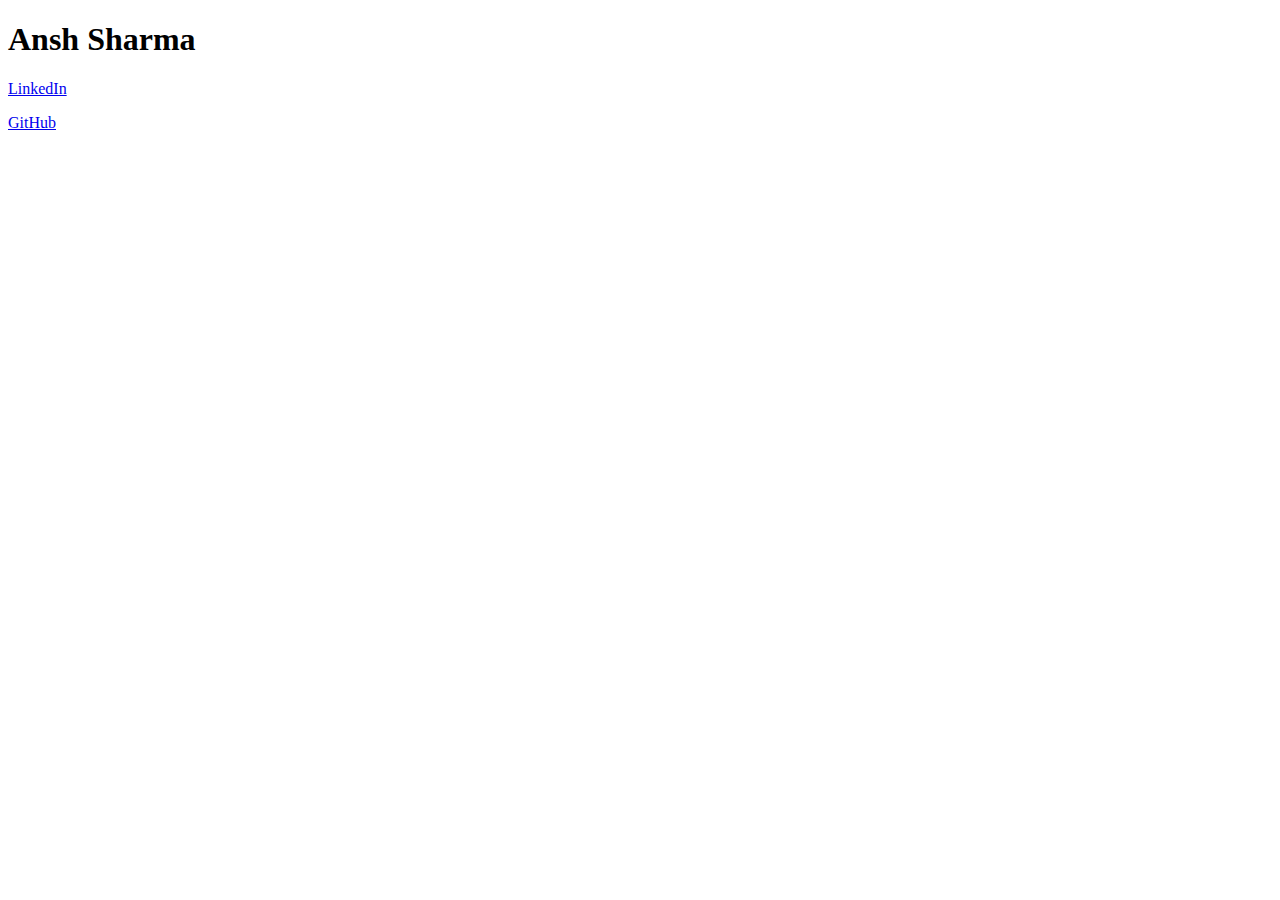
<file: dev.html>
<!DOCTYPE html>
<html lang="en">
<head>
  <meta charset="UTF-8">
  <title>About Me</title>
</head>
<body>

  <h1>Ansh Sharma</h1>
  <p>
    <a href="https://www.linkedin.com/in/anshsharma-sec" target="_blank">
      LinkedIn
    </a>
  </p>
  <p>
    <a href="https://github.com/ansh-sec" target="_blank">
      GitHub
    </a>
  </p>

</body>
</html>
</file>
